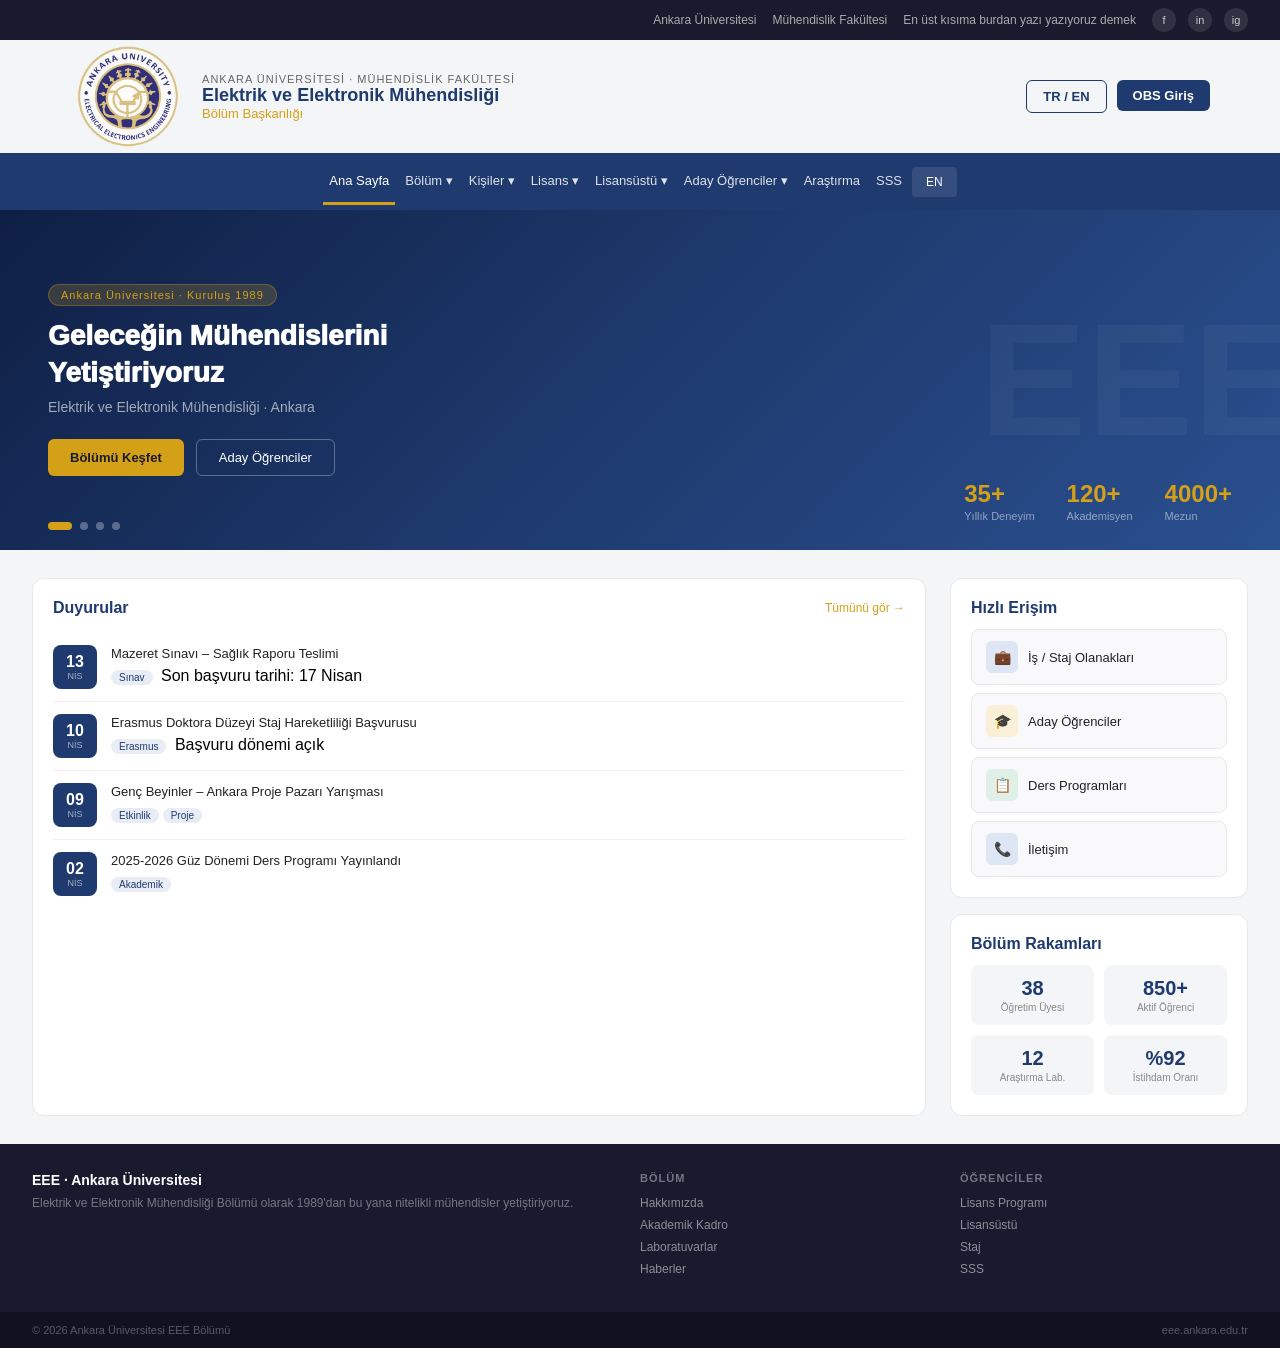
<file: index.html>
<!DOCTYPE html>
<html lang="tr">
<head>
  <meta charset="UTF-8">
  <meta name="viewport" content="width=device-width, initial-scale=1.0">
  <link rel="icon" href="faviconv2.png" type="image/png">
  <title>EEE · Ankara Üniversitesi</title>
  <link rel="stylesheet" href="style.css">
</head>

<body>

  <!-- TOP BAR -->
  <div class="topbar">
    <a href="https://www.ankara.edu.tr/" target="_blank">Ankara Üniversitesi</a>
    <a href="#">Mühendislik Fakültesi</a>
    <a href="https://www.google.com/?hl=TR&zx=1776579857402" target="_blank">En üst kısıma burdan yazı yazıyoruz demek</a>
    <div class="social-icons">
      <div class="soc">f</div>
      <div class="soc">in</div>
      <div class="soc">ig</div>
    </div>
  </div>

<!-- HEADER -->
<div class="header">
  <div class="header-left">
    <img src="favicon.png" alt="EEE Logo" class="header-logo">
    <div class="header-title">
      <div class="sub">Ankara Üniversitesi · Mühendislik Fakültesi</div>
      <div class="main">Elektrik ve Elektronik Mühendisliği</div>
      <div class="dept">Bölüm Başkanlığı</div>
    </div>
  </div>
  <div class="header-right">
    <button class="btn-header btn-secondary-h">TR / EN</button>
  <a href="https://obs.ankara.edu.tr/" target="_self">
    <button class="btn-header btn-primary-h">OBS Giriş</button>
  </a>
  </div>
</div>

  <!-- NAVBAR -->
  <div class="navbar">
    <a href="index.html" class="nav-item active" target="_self">Ana Sayfa</a>
    <div class="nav-item">
      Bölüm ▾
      <div class="dropdown" id="bolum">
      <a href="department.html">Bölüm Hakkında</a>
      <a href="#">Tarihçe</a>
      <a href="#">Laboratuvarlar</a>
      </div>
    </div>
    <div class="nav-item">
      Kişiler ▾
      <div class="dropdown" id="kisiler">
      <a href="department.html">Öğretim Üyeleri</a>
      <a href="#">Araştırma Görevlileri</a>
      <a href="#">İdari Personel</a>
      </div>
    </div>
    <div class="nav-item">Lisans ▾</div>
    <div class="nav-item">Lisansüstü ▾</div>
    <div class="nav-item">Aday Öğrenciler ▾</div>
    <div class="nav-item">Araştırma</div>
    <div class="nav-item">SSS</div>
    <div class="nav-lang">EN</div>
  </div>



  <!-- HERO -->
  <div class="hero">
    <div class="hero-bg-text">EEE</div>
    <div class="hero-content">
      <div class="hero-badge">Ankara Üniversitesi · Kuruluş 1989</div>
      <div class="hero-title">Geleceğin Mühendislerini<br>Yetiştiriyoruz</div>
      <div class="hero-sub">Elektrik ve Elektronik Mühendisliği · Ankara</div>
      <div class="hero-btns">
        <button class="btn-hero-main">Bölümü Keşfet</button>
        <button class="btn-hero-sec">Aday Öğrenciler</button>
      </div>
    </div>
    <div class="hero-dots">
      <div class="dot active"></div>
      <div class="dot"></div>
      <div class="dot"></div>
      <div class="dot"></div>
    </div>
    <div class="hero-stats">
      <div class="stat-item">
        <div class="stat-num">35+</div>
        <div class="stat-label">Yıllık Deneyim</div>
      </div>
      <div class="stat-item">
        <div class="stat-num">120+</div>
        <div class="stat-label">Akademisyen</div>
      </div>
      <div class="stat-item">
        <div class="stat-num">4000+</div>
        <div class="stat-label">Mezun</div>
      </div>
    </div>
  </div>

  <!-- ANA İÇERİK -->
  <div class="main-grid">

    <!-- DUYURULAR -->
    <div class="announcements">
      <div class="section-title">
        Duyurular
        <span class="see-all">Tümünü gör →</span>
      </div>
      <div class="ann-item">
        <div class="ann-date">
          <div class="ann-day">13</div>
          <div class="ann-month">NİS</div>
        </div>
        <div>
          <div class="ann-title">Mazeret Sınavı – Sağlık Raporu Teslimi</div>
          <div><span class="ann-tag">Sınav</span> Son başvuru tarihi: 17 Nisan</div>
        </div>
      </div>
      <div class="ann-item">
        <div class="ann-date">
          <div class="ann-day">10</div>
          <div class="ann-month">NİS</div>
        </div>
        <div>
          <div class="ann-title">Erasmus Doktora Düzeyi Staj Hareketliliği Başvurusu</div>
          <div><span class="ann-tag">Erasmus</span> Başvuru dönemi açık</div>
        </div>
      </div>
      <div class="ann-item">
        <div class="ann-date">
          <div class="ann-day">09</div>
          <div class="ann-month">NİS</div>
        </div>
        <div>
          <div class="ann-title">Genç Beyinler – Ankara Proje Pazarı Yarışması</div>
          <div><span class="ann-tag">Etkinlik</span><span class="ann-tag">Proje</span></div>
        </div>
      </div>
      <div class="ann-item">
        <div class="ann-date">
          <div class="ann-day">02</div>
          <div class="ann-month">NİS</div>
        </div>
        <div>
          <div class="ann-title">2025-2026 Güz Dönemi Ders Programı Yayınlandı</div>
          <div><span class="ann-tag">Akademik</span></div>
        </div>
      </div>
    </div>

    <!-- SIDEBAR -->
    <div class="sidebar">
      <div class="quick-links">
        <div class="section-title" style="margin-bottom: 12px;">Hızlı Erişim</div>
        <div class="quick-btn"><div class="quick-icon qi-blue">💼</div> İş / Staj Olanakları</div>
        <div class="quick-btn"><div class="quick-icon qi-gold">🎓</div> Aday Öğrenciler</div>
        <div class="quick-btn"><div class="quick-icon qi-green">📋</div> Ders Programları</div>
        <div class="quick-btn"><div class="quick-icon qi-blue">📞</div> İletişim</div>
      </div>
      <div class="stats-card">
        <div class="section-title" style="margin-bottom: 12px;">Bölüm Rakamları</div>
        <div class="stats-grid">
          <div class="stat-box"><div class="stat-box-num">38</div><div class="stat-box-label">Öğretim Üyesi</div></div>
          <div class="stat-box"><div class="stat-box-num">850+</div><div class="stat-box-label">Aktif Öğrenci</div></div>
          <div class="stat-box"><div class="stat-box-num">12</div><div class="stat-box-label">Araştırma Lab.</div></div>
          <div class="stat-box"><div class="stat-box-num">%92</div><div class="stat-box-label">İstihdam Oranı</div></div>
        </div>
      </div>
    </div>

  </div>

  <!-- FOOTER -->
  <div class="footer">
    <div class="footer-brand">
      <div class="name">EEE · Ankara Üniversitesi</div>
      <div class="desc">Elektrik ve Elektronik Mühendisliği Bölümü olarak 1989'dan bu yana nitelikli mühendisler yetiştiriyoruz.</div>
    </div>
    <div class="footer-col">
      <h4>Bölüm</h4>
      <a href="#">Hakkımızda</a>
      <a href="#">Akademik Kadro</a>
      <a href="#">Laboratuvarlar</a>
      <a href="#">Haberler</a>
    </div>
    <div class="footer-col">
      <h4>Öğrenciler</h4>
      <a href="#">Lisans Programı</a>
      <a href="#">Lisansüstü</a>
      <a href="#">Staj</a>
      <a href="#">SSS</a>
    </div>
  </div>
  <div class="footer-bottom">
    <span>© 2026 Ankara Üniversitesi EEE Bölümü</span>
    <span>eee.ankara.edu.tr</span>
  </div>

</body>
</html>
</file>
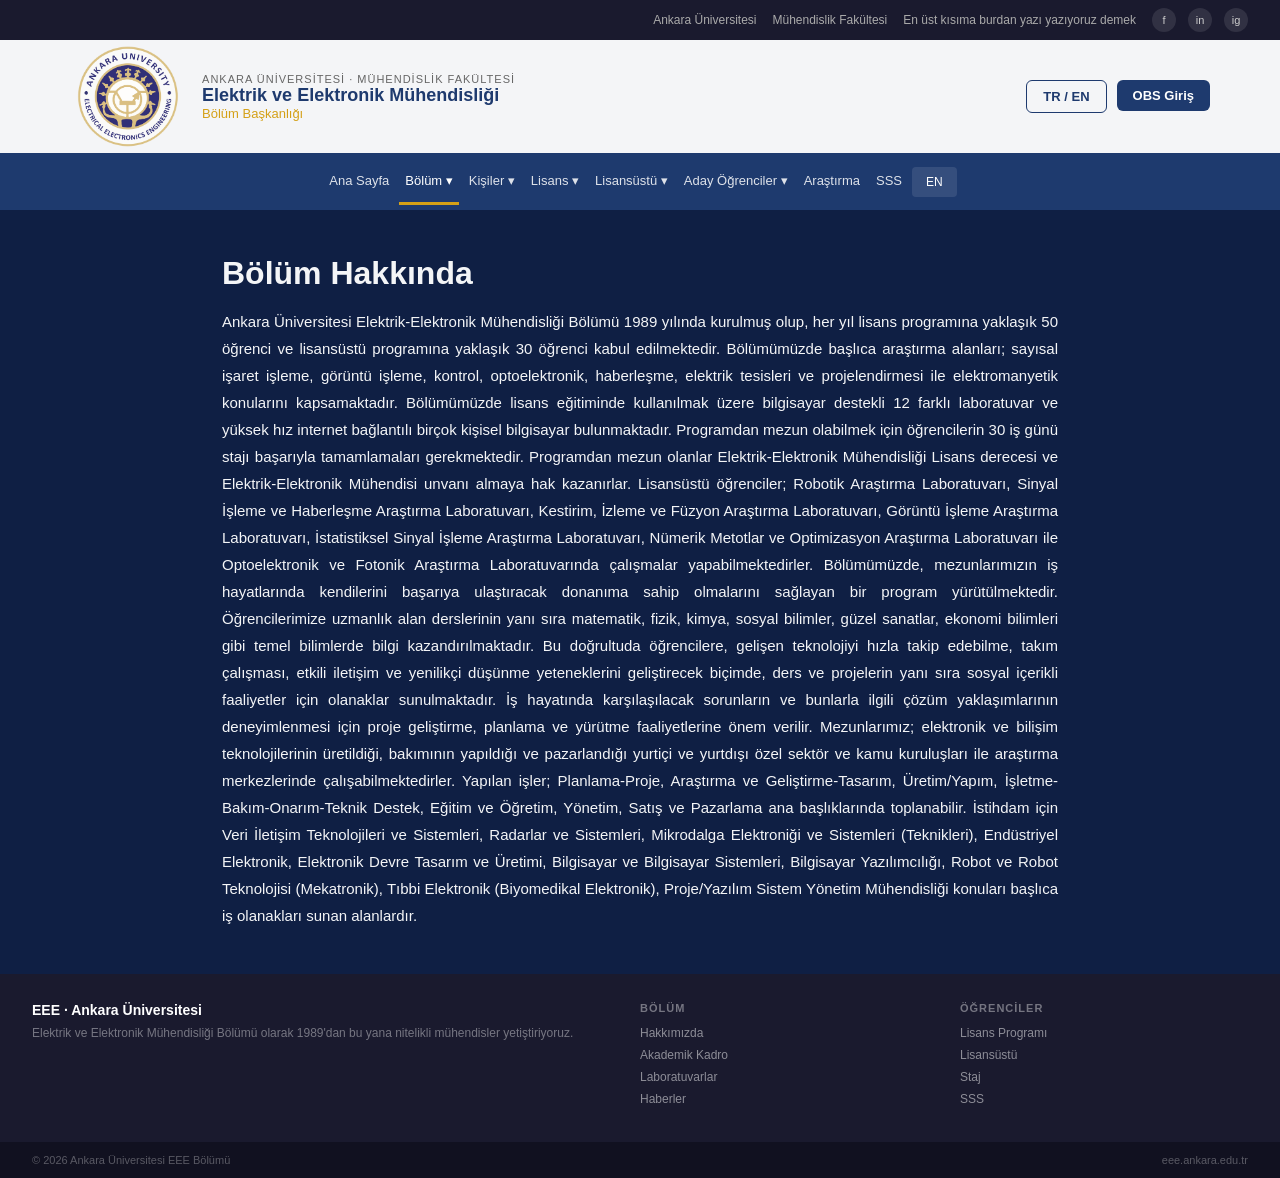
<file: department.html>
<!DOCTYPE html>
<html lang="tr">
<head>
  <meta charset="UTF-8">
  <meta name="viewport" content="width=device-width, initial-scale=1.0">
  <link rel="icon" href="faviconv2.png" type="image/png">
  <title>EEE · Ankara Üniversitesi</title>
  <link rel="stylesheet" href="department.css">
</head>

<body>

  <!-- TOP BAR -->
  <div class="topbar">
    <a href="https://www.ankara.edu.tr/" target="_blank">Ankara Üniversitesi</a>
    <a href="#">Mühendislik Fakültesi</a>
    <a href="https://www.google.com/?hl=TR&zx=1776579857402" target="_blank">En üst kısıma burdan yazı yazıyoruz demek</a>
    <div class="social-icons">
      <div class="soc">f</div>
      <div class="soc">in</div>
      <div class="soc">ig</div>
    </div>
  </div>

<!-- HEADER -->
<div class="header">
  <div class="header-left">
    <img src="favicon.png" alt="EEE Logo" class="header-logo">
    <div class="header-title">
      <div class="sub">Ankara Üniversitesi · Mühendislik Fakültesi</div>
      <div class="main">Elektrik ve Elektronik Mühendisliği</div>
      <div class="dept">Bölüm Başkanlığı</div>
    </div>
  </div>
  <div class="header-right">
    <button class="btn-header btn-secondary-h">TR / EN</button>
  <a href="https://obs.ankara.edu.tr/" target="_self">
    <button class="btn-header btn-primary-h">OBS Giriş</button>
  </a>
  </div>
</div>

  <!-- NAVBAR -->
  <div class="navbar">
    <div class="nav-item" onclick="window.location='index.html'">Ana Sayfa</div>
    <div class="nav-item active">
      Bölüm ▾
      <div class="dropdown" id="bolum">
      <a href="department.html">Bölüm Hakkında</a>
      <a href="#">Tarihçe</a>
      <a href="#">Laboratuvarlar</a>
      </div>
    </div>
    <div class="nav-item">
      Kişiler ▾
      <div class="dropdown" id="kisiler">
      <a href="department.html">Öğretim Üyeleri</a>
      <a href="#">Araştırma Görevlileri</a>
      <a href="#">İdari Personel</a>
      </div>
    </div>
    <div class="nav-item">Lisans ▾</div>
    <div class="nav-item">Lisansüstü ▾</div>
    <div class="nav-item">Aday Öğrenciler ▾</div>
    <div class="nav-item">Araştırma</div>
    <div class="nav-item">SSS</div>
    <div class="nav-lang">EN</div>
  </div>

<!-- SAYFA İÇERİĞİ -->
<div style="max-width: 900px; margin: 45px auto; padding: 0 32px; text-align: justify;">
  <h1 style="color: #f4f5f7; font-size: 32px; margin-bottom: 16px;">Bölüm Hakkında</h1>
  <p style="font-size: 15px; line-height: 1.8; color: #f4f5f7;">
    Ankara Üniversitesi Elektrik-Elektronik Mühendisliği Bölümü 1989 yılında kurulmuş olup, her yıl lisans programına yaklaşık 
    50 öğrenci ve lisansüstü programına yaklaşık 30 öğrenci kabul edilmektedir. Bölümümüzde başlıca araştırma alanları; sayısal 
    işaret işleme, görüntü işleme, kontrol, optoelektronik, haberleşme, elektrik tesisleri ve projelendirmesi ile elektromanyetik
    konularını kapsamaktadır. Bölümümüzde lisans eğitiminde kullanılmak üzere bilgisayar destekli 12 farklı laboratuvar ve yüksek
    hız internet bağlantılı birçok kişisel bilgisayar bulunmaktadır. Programdan mezun olabilmek için öğrencilerin 30 iş günü stajı
    başarıyla tamamlamaları gerekmektedir. Programdan mezun olanlar Elektrik-Elektronik Mühendisliği Lisans derecesi ve 
    Elektrik-Elektronik Mühendisi unvanı almaya hak kazanırlar. Lisansüstü öğrenciler; Robotik Araştırma Laboratuvarı, Sinyal 
    İşleme ve Haberleşme Araştırma Laboratuvarı, Kestirim, İzleme ve Füzyon Araştırma Laboratuvarı, Görüntü İşleme Araştırma 
    Laboratuvarı, İstatistiksel Sinyal İşleme Araştırma Laboratuvarı, Nümerik Metotlar ve Optimizasyon Araştırma Laboratuvarı 
    ile Optoelektronik ve Fotonik Araştırma Laboratuvarında çalışmalar yapabilmektedirler. Bölümümüzde, mezunlarımızın iş 
    hayatlarında kendilerini başarıya ulaştıracak donanıma sahip olmalarını sağlayan bir program yürütülmektedir. Öğrencilerimize
    uzmanlık alan derslerinin yanı sıra matematik, fizik, kimya, sosyal bilimler, güzel sanatlar, ekonomi bilimleri gibi temel 
    bilimlerde bilgi kazandırılmaktadır. Bu doğrultuda öğrencilere, gelişen teknolojiyi hızla takip edebilme, takım çalışması, 
    etkili iletişim ve yenilikçi düşünme yeteneklerini geliştirecek biçimde, ders ve projelerin yanı sıra sosyal içerikli 
    faaliyetler için olanaklar sunulmaktadır. İş hayatında karşılaşılacak sorunların ve bunlarla ilgili çözüm yaklaşımlarının 
    deneyimlenmesi için proje geliştirme, planlama ve yürütme faaliyetlerine önem verilir. Mezunlarımız; elektronik ve bilişim 
    teknolojilerinin üretildiği, bakımının yapıldığı ve pazarlandığı yurtiçi ve yurtdışı özel sektör ve kamu kuruluşları ile 
    araştırma merkezlerinde çalışabilmektedirler. Yapılan işler; Planlama-Proje, Araştırma ve Geliştirme-Tasarım, Üretim/Yapım, 
    İşletme-Bakım-Onarım-Teknik Destek, Eğitim ve Öğretim, Yönetim, Satış ve Pazarlama ana başlıklarında toplanabilir. İstihdam 
    için Veri İletişim Teknolojileri ve Sistemleri, Radarlar ve Sistemleri, Mikrodalga Elektroniği ve Sistemleri (Teknikleri), 
    Endüstriyel Elektronik, Elektronik Devre Tasarım ve Üretimi, Bilgisayar ve Bilgisayar Sistemleri, Bilgisayar Yazılımcılığı, 
    Robot ve Robot Teknolojisi (Mekatronik), Tıbbi Elektronik (Biyomedikal Elektronik), Proje/Yazılım Sistem Yönetim Mühendisliği 
    konuları başlıca iş olanakları sunan alanlardır.
  </p>
</div>

  <!-- FOOTER -->
  <div class="footer">
    <div class="footer-brand">
      <div class="name">EEE · Ankara Üniversitesi</div>
      <div class="desc">Elektrik ve Elektronik Mühendisliği Bölümü olarak 1989'dan bu yana nitelikli mühendisler yetiştiriyoruz.</div>
    </div>
    <div class="footer-col">
      <h4>Bölüm</h4>
      <a href="#">Hakkımızda</a>
      <a href="#">Akademik Kadro</a>
      <a href="#">Laboratuvarlar</a>
      <a href="#">Haberler</a>
    </div>
    <div class="footer-col">
      <h4>Öğrenciler</h4>
      <a href="#">Lisans Programı</a>
      <a href="#">Lisansüstü</a>
      <a href="#">Staj</a>
      <a href="#">SSS</a>
    </div>
  </div>
  <div class="footer-bottom">
    <span>© 2026 Ankara Üniversitesi EEE Bölümü</span>
    <span>eee.ankara.edu.tr</span>
  </div>

</body>
</html>
</file>
<file: style.css>
*{
      box-sizing: border-box;
      margin: 0;
      padding: 0;
    }

    body {
      font-family: 'Segoe UI', sans-serif;
      background: #f4f5f7;
    }

/* ─── TOP BAR ─────────────────────────────── */
.topbar {
    background: #1a1a2e;
    padding: 8px 32px;
    display: flex;
    justify-content: flex-end;
    align-items: center;
    gap: 16px;
    }

    .topbar a {
      color: #aaa;
      font-size: 12px;
      text-decoration: none;
    }

    .topbar a:hover {
      color: #fff;
    }

    .social-icons {
      display: flex;
      gap: 12px;
    }

    .soc {
      width: 24px;
      height: 24px;
      border-radius: 50%;
      background: rgba(255, 255, 255, 0.1);
      display: flex;
      align-items: center;
      justify-content: center;
      color: #ccc;
      font-size: 11px;
      font-weight: 500;
      cursor: pointer;
    }

    /* ─── HEADER ──────────────────────────────── */
    .header {
      position:sticky;
      top: 0;
      z-index: 999;
      background: #f4f5f7;
      padding: 4px 70px;
      display: flex;
      align-items: center;
      justify-content: space-between;
      border-bottom: 1px solid #1e3a6e;
    }

    .header-left {
      display: flex;
      align-items: center;
      gap: 16px;
    }

    .header-logo{
      height: 105px;
      width: auto;
    }
    
    .logo-circle img{
      width: 100%;
      height: 100%;
      object-fit: cover;
    }

    .logo-circle span {
      color: #d4a017;
      font-size: 10px;
      font-weight: 500;
      text-align: center;
      line-height: 1.2;
    }

    .header-title .sub {
      font-size: 11px;
      color: #666;
      letter-spacing: 1px;
      text-transform: uppercase;
    }

    .header-title .main {
      font-size: 18px;
      font-weight: 600;
      color: #1e3a6e;
    }

    .header-title .dept {
      font-size: 13px;
      color: #d4a017;
      font-weight: 500;
    }

    .header-right {
      display: flex;
      gap: 10px;
    }

    .btn-header {
      padding: 8px 16px;
      border-radius: 6px;
      font-size: 13px;
      font-weight: 600;
      cursor: pointer;
    }

    .btn-primary-h {
      background: #1e3a6e;
      color: #fff;
      border: none;
    }

    .btn-secondary-h {
      background: transparent;
      color: #1e3a6e;
      border: 1px solid #1e3a6e;
    }

    /* ─── NAV ────────────────────────────────────────────────────────────────────────────────────────────*/
    .navbar {
      position: sticky;
      top: 109px;
      z-index: 999; 
      padding: 14px 6px;
      color: rgba(255, 255, 255, 0.85);
      background: #1e3a6e;
      padding: 5px 32px;
      display: flex;
      align-items: center;
      gap: 4px;
      justify-content: center;
    }

    .nav-item {
      position: relative;
      padding: 14px 6px;
      color: rgba(255, 255, 255, 0.85);
      font-size: 13px;
      font-weight: 500;
      cursor: pointer;
      border-bottom: 3px solid transparent;
      white-space: nowrap;
      text-decoration: none;
    }
    .dropdown {
      display: none;
      position: absolute;
      top: 100%;
      left: 0;
      background: #fff;
      border-radius: 8px;
      min-width: 200px;
      padding: 8px 0;
      border: 1px solid #e8e8e8;
      z-index: 100;
    }

    .nav-item:hover .dropdown {
      display: block;
    }

    .dropdown a {
      display: block;
      padding: 10px 16px;
      font-size: 13px;
      color: #222;
      text-decoration: none;
    }

    .dropdown a:hover {
      background: #f4f5f7;
      color: #1e3a6e;
}
    
    .nav-item:hover,
    .nav-item.active {
      color: #fff;
      border-bottom: 3px solid #d4a017;
    }

    .nav-lang {
     /*  margin-left: auto; */
      padding: 8px 14px;
      background: rgba(255, 255, 255, 0.1);
      border-radius: 4px;
      color: #fff;
      font-size: 12px;
      cursor: pointer;
    }

    /* ─── HERO ────────────────────────────────── */
    .hero {
      position: relative;
      height: 340px;
      background: linear-gradient(135deg, #0f1f44 0%, #1e3a6e 50%, #2a4f8f 100%);
      display: flex;
      align-items: center;
      overflow: hidden;
    }

    .hero-bg-text {
      position: absolute;
      right: -20px;
      top: 50%;
      transform: translateY(-50%);
      font-size: 160px;
      font-weight: 700;
      color: rgba(255, 255, 255, 0.04);
    }

    .hero-content {
      padding: 0 48px;
      z-index: 2;
    }

    .hero-badge {
      display: inline-block;
      background: rgba(212, 160, 23, 0.2);
      color: #d4a017;
      font-size: 11px;
      padding: 4px 12px;
      border-radius: 20px;
      margin-bottom: 12px;
      letter-spacing: 1px;
      border: 1px solid rgba(212, 160, 23, 0.3);
    }

    .hero-title {
      font-size: 28px;
      font-weight: 1000;
      color: #fff;
      line-height: 1.3;
      margin-bottom: 8px;
    }

    .hero-sub {
      font-size: 14px;
      color: rgba(255, 255, 255, 0.6);
      margin-bottom: 24px;
    }

    .hero-btns {
      display: flex;
      gap: 12px;
    }

    .btn-hero-main {
      background: #d4a017;
      color: #1a1a2e;
      padding: 10px 22px;
      border-radius: 6px;
      font-size: 13px;
      font-weight: 600;
      border: none;
      cursor: pointer;
    }

    .btn-hero-sec {
      background: transparent;
      color: #fff;
      padding: 10px 22px;
      border-radius: 6px;
      font-size: 13px;
      border: 1px solid rgba(255, 255, 255, 0.3);
      cursor: pointer;
    }

    .hero-dots {
      position: absolute;
      bottom: 20px;
      left: 48px;
      display: flex;
      gap: 8px;
    }

    .dot {
      width: 8px;
      height: 8px;
      border-radius: 50%;
      background: rgba(255, 255, 255, 0.3);
    }

    .dot.active {
      background: #d4a017;
      width: 24px;
      border-radius: 4px;
    }

    .hero-stats {
      position: absolute;
      right: 48px;
      bottom: 28px;
      display: flex;
      gap: 32px;
    }

    .stat-num {
      font-size: 24px;
      font-weight: 600;
      color: #d4a017;
    }

    .stat-label {
      font-size: 11px;
      color: rgba(255, 255, 255, 0.5);
      margin-top: 2px;
    }

    /* ─── ANA İÇERİK ──────────────────────────── */
    .main-grid {
      display: grid;
      grid-template-columns: 3fr 1fr;
      gap: 24px;
      padding: 28px 32px;
      background: #f4f5f7;
    }

    .section-title {
      font-size: 16px;
      font-weight: 600;
      color: #1e3a6e;
      margin-bottom: 16px;
      display: flex;
      align-items: center;
      justify-content: space-between;
    }

    .see-all {
      font-size: 12px;
      color: #d4a017;
      cursor: pointer;
      font-weight: 400;
    }

    /* ─── DUYURULAR ───────────────────────────── */
    .announcements {
      background: #fff;
      border-radius: 12px;
      padding: 20px;
      border: 1px solid #e8e8e8;
    }

    .ann-item {
      display: flex;
      gap: 14px;
      padding: 12px 0;
      border-bottom: 1px solid #f0f0f0;
      align-items: flex-start;
    }

    .ann-item:last-child {
      border-bottom: none;
      padding-bottom: 0;
    }

    .ann-date {
      min-width: 44px;
      height: 44px;
      background: #1e3a6e;
      border-radius: 8px;
      display: flex;
      flex-direction: column;
      align-items: center;
      justify-content: center;
    }

    .ann-day {
      font-size: 16px;
      font-weight: 600;
      color: #fff;
      line-height: 1;
    }

    .ann-month {
      font-size: 9px;
      color: rgba(255, 255, 255, 0.6);
      margin-top: 1px;
    }

    .ann-title {
      font-size: 13px;
      font-weight: 500;
      color: #222;
      line-height: 1.4;
      margin-bottom: 4px;
    }

    .ann-tag {
      display: inline-block;
      background: #e8edf5;
      color: #1e3a6e;
      font-size: 10px;
      padding: 2px 8px;
      border-radius: 10px;
      margin-right: 4px;
    }

    /* ─── SIDEBAR ─────────────────────────────── */
    .sidebar {
      display: flex;
      flex-direction: column;
      gap: 16px;
    }

    .quick-links,
    .stats-card {
      background: #fff;
      border-radius: 12px;
      padding: 20px;
      border: 1px solid #e8e8e8;
    }

    .quick-btn {
      display: flex;
      align-items: center;
      gap: 10px;
      padding: 11px 14px;
      border-radius: 8px;
      margin-bottom: 8px;
      cursor: pointer;
      font-size: 13px;
      font-weight: 500;
      border: 1px solid #e8e8e8;
      background: #f9f9fb;
      color: #222;
    }

    .quick-btn:last-child {
      margin-bottom: 0;
    }

    .quick-btn:hover {
      border-color: #1e3a6e;
      color: #1e3a6e;
    }

    .quick-icon {
      width: 32px;
      height: 32px;
      border-radius: 6px;
      display: flex;
      align-items: center;
      justify-content: center;
      font-size: 14px;
    }

    .qi-blue  { background: #dde6f5; }
    .qi-gold  { background: #faf0d7; }
    .qi-green { background: #e0f0e8; }

    .stats-grid {
      display: grid;
      grid-template-columns: 1fr 1fr;
      gap: 10px;
    }

    .stat-box {
      background: #f4f5f7;
      border-radius: 8px;
      padding: 12px;
      text-align: center;
    }

    .stat-box-num {
      font-size: 20px;
      font-weight: 600;
      color: #1e3a6e;
    }

    .stat-box-label {
      font-size: 10px;
      color: #888;
      margin-top: 2px;
    }

    /* ─── FOOTER ──────────────────────────────── */
    .footer {
      background: #1a1a2e;
      padding: 28px 32px;
      display: grid;
      grid-template-columns: 2fr 1fr 1fr;
      gap: 32px;
    }

    .footer-brand .name {
      font-size: 14px;
      font-weight: 600;
      color: #fff;
      margin-bottom: 6px;
    }

    .footer-brand .desc {
      font-size: 12px;
      color: rgba(255, 255, 255, 0.4);
      line-height: 1.6;
    }

    .footer-col h4 {
      font-size: 11px;
      font-weight: 600;
      color: rgba(255, 255, 255, 0.4);
      text-transform: uppercase;
      letter-spacing: 1px;
      margin-bottom: 12px;
    }

    .footer-col a {
      display: block;
      font-size: 12px;
      color: rgba(255, 255, 255, 0.5);
      margin-bottom: 8px;
      text-decoration: none;
      cursor: pointer;
    }

    .footer-col a:hover {
      color: #d4a017;
    }

    .footer-bottom {
      background: #111120;
      padding: 12px 32px;
      display: flex;
      justify-content: space-between;
    }

    .footer-bottom span {
      font-size: 11px;
      color: rgba(255, 255, 255, 0.3);
    }

@media (max-width: 768px) {

  .header {
    flex-direction: row;
    text-align: left;
    gap: 10px;
  }

  .navbar {
    position: sticky;
    top: 0;
    z-index: 999;
    flex-wrap: wrap;
    justify-content: center;
    padding: 8px 16px;
  }

  .hero {
    height: auto;
    padding: 40px 24px;
  }

  .hero-stats {
    position: static;
    margin-top: 24px;
    gap: 16px;
  }

  .hero-bg-text {
    display: none;
  }

  .main-grid {
    grid-template-columns: 1fr;
    padding: 16px;
  }

  .footer {
    grid-template-columns: 1fr;
    gap: 24px;
  }

}
</file>
<file: department.css>
*{
      box-sizing: border-box;
      margin: 0;
      padding: 0;
    }

    body {
      font-family: 'Segoe UI', sans-serif;
      background: #0f1f44;
    }

/* ─── TOP BAR ─────────────────────────────── */
.topbar {
    background: #1a1a2e;
    padding: 8px 32px;
    display: flex;
    justify-content: flex-end;
    align-items: center;
    gap: 16px;
    }

    .topbar a {
      color: #aaa;
      font-size: 12px;
      text-decoration: none;
    }

    .topbar a:hover {
      color: #fff;
    }

    .social-icons {
      display: flex;
      gap: 12px;
    }

    .soc {
      width: 24px;
      height: 24px;
      border-radius: 50%;
      background: rgba(255, 255, 255, 0.1);
      display: flex;
      align-items: center;
      justify-content: center;
      color: #ccc;
      font-size: 11px;
      font-weight: 500;
      cursor: pointer;
    }

    /* ─── HEADER ──────────────────────────────── */
    .header {
      background: #f4f5f7;
      padding: 4px 70px;
      display: flex;
      align-items: center;
      justify-content: space-between;
      border-bottom: 1px solid #1e3a6e;
    }

    .header-left {
      display: flex;
      align-items: center;
      gap: 16px;
    }

    .header-logo{
      height: 105px;
      width: auto;
    }
    
    .logo-circle img{
      width: 100%;
      height: 100%;
      object-fit: cover;
    }

    .logo-circle span {
      color: #d4a017;
      font-size: 10px;
      font-weight: 500;
      text-align: center;
      line-height: 1.2;
    }

    .header-title .sub {
      font-size: 11px;
      color: #666;
      letter-spacing: 1px;
      text-transform: uppercase;
    }

    .header-title .main {
      font-size: 18px;
      font-weight: 600;
      color: #1e3a6e;
    }

    .header-title .dept {
      font-size: 13px;
      color: #d4a017;
      font-weight: 500;
    }

    .header-right {
      display: flex;
      gap: 10px;
    }

    .btn-header {
      padding: 8px 16px;
      border-radius: 6px;
      font-size: 13px;
      font-weight: 600;
      cursor: pointer;
    }

    .btn-primary-h {
      background: #1e3a6e;
      color: #fff;
      border: none;
    }

    .btn-secondary-h {
      background: transparent;
      color: #1e3a6e;
      border: 1px solid #1e3a6e;
    }

    /* ─── NAV ────────────────────────────────────────────────────────────────────────────────────────────*/
    .navbar {
      padding: 14px 6px;
      color: rgba(255, 255, 255, 0.85);
      background: #1e3a6e;
      padding: 5px 32px;
      display: flex;
      align-items: center;
      gap: 4px;
      justify-content: center;
    }

    .nav-item {
      position: relative;
      padding: 14px 6px;
      color: rgba(255, 255, 255, 0.85);
      font-size: 13px;
      font-weight: 500;
      cursor: pointer;
      border-bottom: 3px solid transparent;
      white-space: nowrap;
    }
    .dropdown {
      display: none;
      position: absolute;
      top: 100%;
      left: 0;
      background: #fff;
      border-radius: 8px;
      min-width: 200px;
      padding: 8px 0;
      border: 1px solid #e8e8e8;
      z-index: 100;
    }

    .nav-item:hover .dropdown {
      display: block;
    }

    .dropdown a {
      display: block;
      padding: 10px 16px;
      font-size: 13px;
      color: #222;
      text-decoration: none;
    }

    .dropdown a:hover {
      background: #f4f5f7;
      color: #1e3a6e;
}
    
    .nav-item:hover,
    .nav-item.active {
      color: #fff;
      border-bottom: 3px solid #d4a017;
    }

    .nav-lang {
     /*  margin-left: auto; */
      padding: 8px 14px;
      background: rgba(255, 255, 255, 0.1);
      border-radius: 4px;
      color: #fff;
      font-size: 12px;
      cursor: pointer;
    }

    /* ─── HERO ────────────────────────────────── */
    .hero {
      position: relative;
      height: 340px;
      background: linear-gradient(135deg, #0f1f44 0%, #1e3a6e 50%, #2a4f8f 100%);
      display: flex;
      align-items: center;
      overflow: hidden;
    }

    .hero-bg-text {
      position: absolute;
      right: -20px;
      top: 50%;
      transform: translateY(-50%);
      font-size: 160px;
      font-weight: 700;
      color: rgba(255, 255, 255, 0.04);
    }

    .hero-content {
      padding: 0 48px;
      z-index: 2;
    }

    .hero-badge {
      display: inline-block;
      background: rgba(212, 160, 23, 0.2);
      color: #d4a017;
      font-size: 11px;
      padding: 4px 12px;
      border-radius: 20px;
      margin-bottom: 12px;
      letter-spacing: 1px;
      border: 1px solid rgba(212, 160, 23, 0.3);
    }

    .hero-title {
      font-size: 28px;
      font-weight: 1000;
      color: #fff;
      line-height: 1.3;
      margin-bottom: 8px;
    }

    .hero-sub {
      font-size: 14px;
      color: rgba(255, 255, 255, 0.6);
      margin-bottom: 24px;
    }

    .hero-btns {
      display: flex;
      gap: 12px;
    }

    .btn-hero-main {
      background: #d4a017;
      color: #1a1a2e;
      padding: 10px 22px;
      border-radius: 6px;
      font-size: 13px;
      font-weight: 600;
      border: none;
      cursor: pointer;
    }

    .btn-hero-sec {
      background: transparent;
      color: #fff;
      padding: 10px 22px;
      border-radius: 6px;
      font-size: 13px;
      border: 1px solid rgba(255, 255, 255, 0.3);
      cursor: pointer;
    }

    .hero-dots {
      position: absolute;
      bottom: 20px;
      left: 48px;
      display: flex;
      gap: 8px;
    }

    .dot {
      width: 8px;
      height: 8px;
      border-radius: 50%;
      background: rgba(255, 255, 255, 0.3);
    }

    .dot.active {
      background: #d4a017;
      width: 24px;
      border-radius: 4px;
    }

    .hero-stats {
      position: absolute;
      right: 48px;
      bottom: 28px;
      display: flex;
      gap: 32px;
    }

    .stat-num {
      font-size: 24px;
      font-weight: 600;
      color: #d4a017;
    }

    .stat-label {
      font-size: 11px;
      color: rgba(255, 255, 255, 0.5);
      margin-top: 2px;
    }

    /* ─── ANA İÇERİK ──────────────────────────── */
    .main-grid {
      display: grid;
      grid-template-columns: 3fr 1fr;
      gap: 24px;
      padding: 28px 32px;
      background: #f4f5f7;
    }

    .section-title {
      font-size: 16px;
      font-weight: 600;
      color: #1e3a6e;
      margin-bottom: 16px;
      display: flex;
      align-items: center;
      justify-content: space-between;
    }

    .see-all {
      font-size: 12px;
      color: #d4a017;
      cursor: pointer;
      font-weight: 400;
    }

    /* ─── DUYURULAR ───────────────────────────── */
    .announcements {
      background: #fff;
      border-radius: 12px;
      padding: 20px;
      border: 1px solid #e8e8e8;
    }

    .ann-item {
      display: flex;
      gap: 14px;
      padding: 12px 0;
      border-bottom: 1px solid #f0f0f0;
      align-items: flex-start;
    }

    .ann-item:last-child {
      border-bottom: none;
      padding-bottom: 0;
    }

    .ann-date {
      min-width: 44px;
      height: 44px;
      background: #1e3a6e;
      border-radius: 8px;
      display: flex;
      flex-direction: column;
      align-items: center;
      justify-content: center;
    }

    .ann-day {
      font-size: 16px;
      font-weight: 600;
      color: #fff;
      line-height: 1;
    }

    .ann-month {
      font-size: 9px;
      color: rgba(255, 255, 255, 0.6);
      margin-top: 1px;
    }

    .ann-title {
      font-size: 13px;
      font-weight: 500;
      color: #222;
      line-height: 1.4;
      margin-bottom: 4px;
    }

    .ann-tag {
      display: inline-block;
      background: #e8edf5;
      color: #1e3a6e;
      font-size: 10px;
      padding: 2px 8px;
      border-radius: 10px;
      margin-right: 4px;
    }

    /* ─── SIDEBAR ─────────────────────────────── */
    .sidebar {
      display: flex;
      flex-direction: column;
      gap: 16px;
    }

    .quick-links,
    .stats-card {
      background: #fff;
      border-radius: 12px;
      padding: 20px;
      border: 1px solid #e8e8e8;
    }

    .quick-btn {
      display: flex;
      align-items: center;
      gap: 10px;
      padding: 11px 14px;
      border-radius: 8px;
      margin-bottom: 8px;
      cursor: pointer;
      font-size: 13px;
      font-weight: 500;
      border: 1px solid #e8e8e8;
      background: #f9f9fb;
      color: #222;
    }

    .quick-btn:last-child {
      margin-bottom: 0;
    }

    .quick-btn:hover {
      border-color: #1e3a6e;
      color: #1e3a6e;
    }

    .quick-icon {
      width: 32px;
      height: 32px;
      border-radius: 6px;
      display: flex;
      align-items: center;
      justify-content: center;
      font-size: 14px;
    }

    .qi-blue  { background: #dde6f5; }
    .qi-gold  { background: #faf0d7; }
    .qi-green { background: #e0f0e8; }

    .stats-grid {
      display: grid;
      grid-template-columns: 1fr 1fr;
      gap: 10px;
    }

    .stat-box {
      background: #f4f5f7;
      border-radius: 8px;
      padding: 12px;
      text-align: center;
    }

    .stat-box-num {
      font-size: 20px;
      font-weight: 600;
      color: #1e3a6e;
    }

    .stat-box-label {
      font-size: 10px;
      color: #888;
      margin-top: 2px;
    }

    /* ─── FOOTER ──────────────────────────────── */
    .footer {
      background: #1a1a2e;
      padding: 28px 32px;
      display: grid;
      grid-template-columns: 2fr 1fr 1fr;
      gap: 32px;
    }

    .footer-brand .name {
      font-size: 14px;
      font-weight: 600;
      color: #fff;
      margin-bottom: 6px;
    }

    .footer-brand .desc {
      font-size: 12px;
      color: rgba(255, 255, 255, 0.4);
      line-height: 1.6;
    }

    .footer-col h4 {
      font-size: 11px;
      font-weight: 600;
      color: rgba(255, 255, 255, 0.4);
      text-transform: uppercase;
      letter-spacing: 1px;
      margin-bottom: 12px;
    }

    .footer-col a {
      display: block;
      font-size: 12px;
      color: rgba(255, 255, 255, 0.5);
      margin-bottom: 8px;
      text-decoration: none;
      cursor: pointer;
    }

    .footer-col a:hover {
      color: #d4a017;
    }

    .footer-bottom {
      background: #111120;
      padding: 12px 32px;
      display: flex;
      justify-content: space-between;
    }

    .footer-bottom span {
      font-size: 11px;
      color: rgba(255, 255, 255, 0.3);
    }

@media (max-width: 768px) {

  .header {
    flex-direction: row;
    text-align: left;
    gap: 10px;
  }

  .navbar {
    flex-wrap: wrap;
    justify-content: center;
    padding: 8px 16px;
  }

  .hero {
    height: auto;
    padding: 40px 24px;
  }

  .hero-stats {
    position: static;
    margin-top: 24px;
    gap: 16px;
  }

  .hero-bg-text {
    display: none;
  }

  .main-grid {
    grid-template-columns: 1fr;
    padding: 16px;
  }

  .footer {
    grid-template-columns: 1fr;
    gap: 24px;
  }

}
</file>
